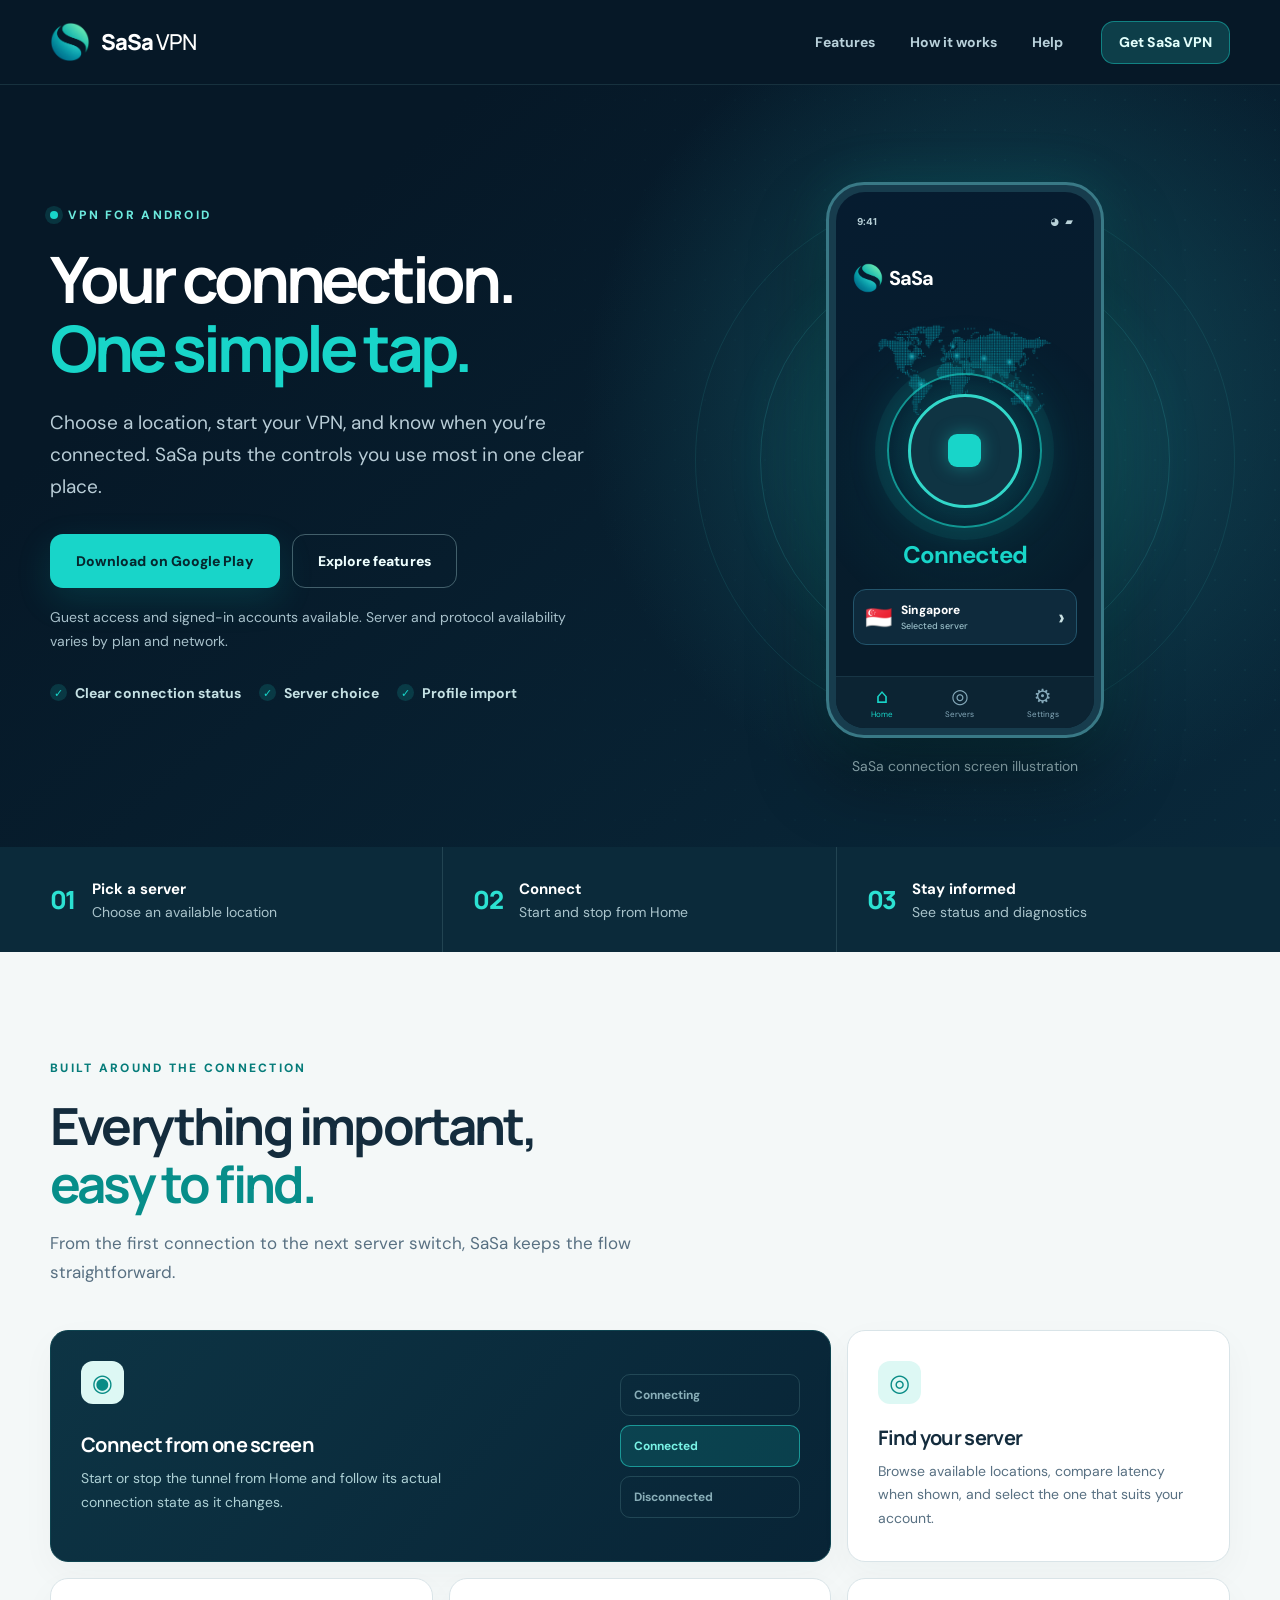
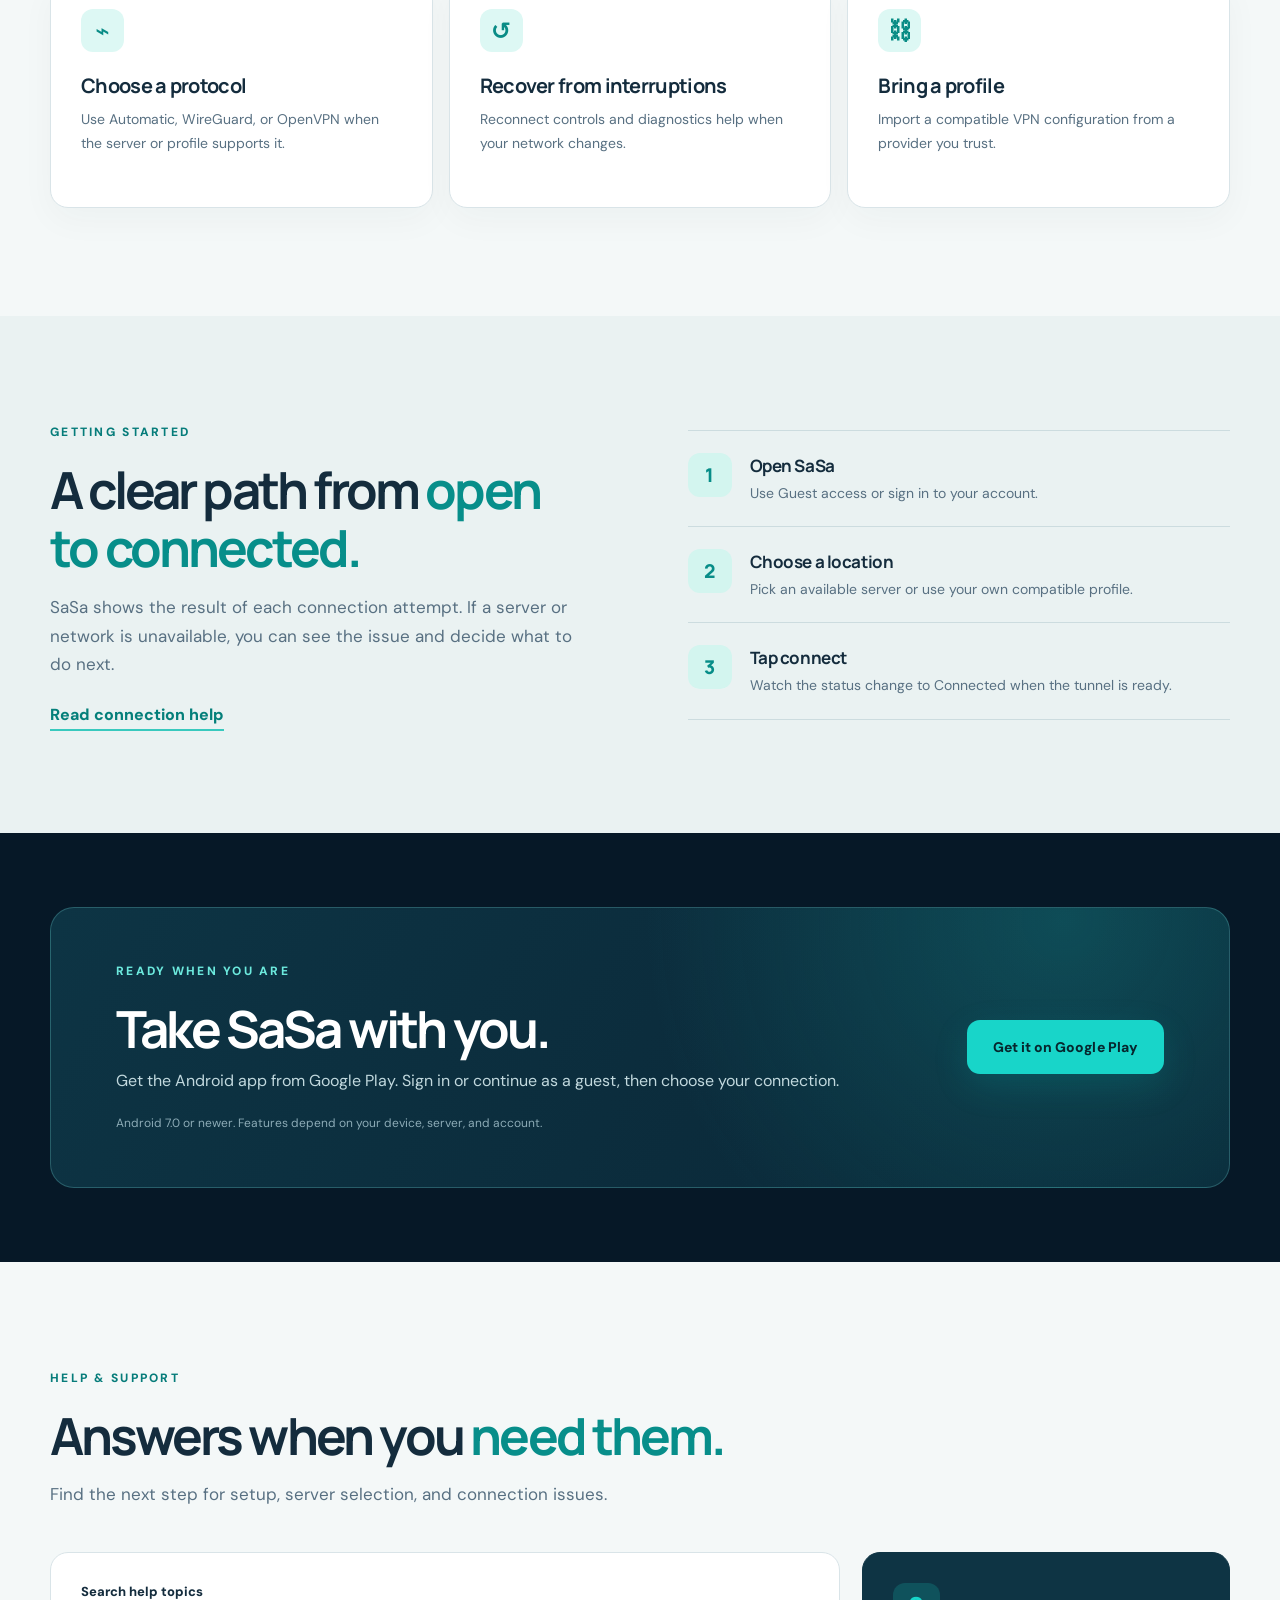
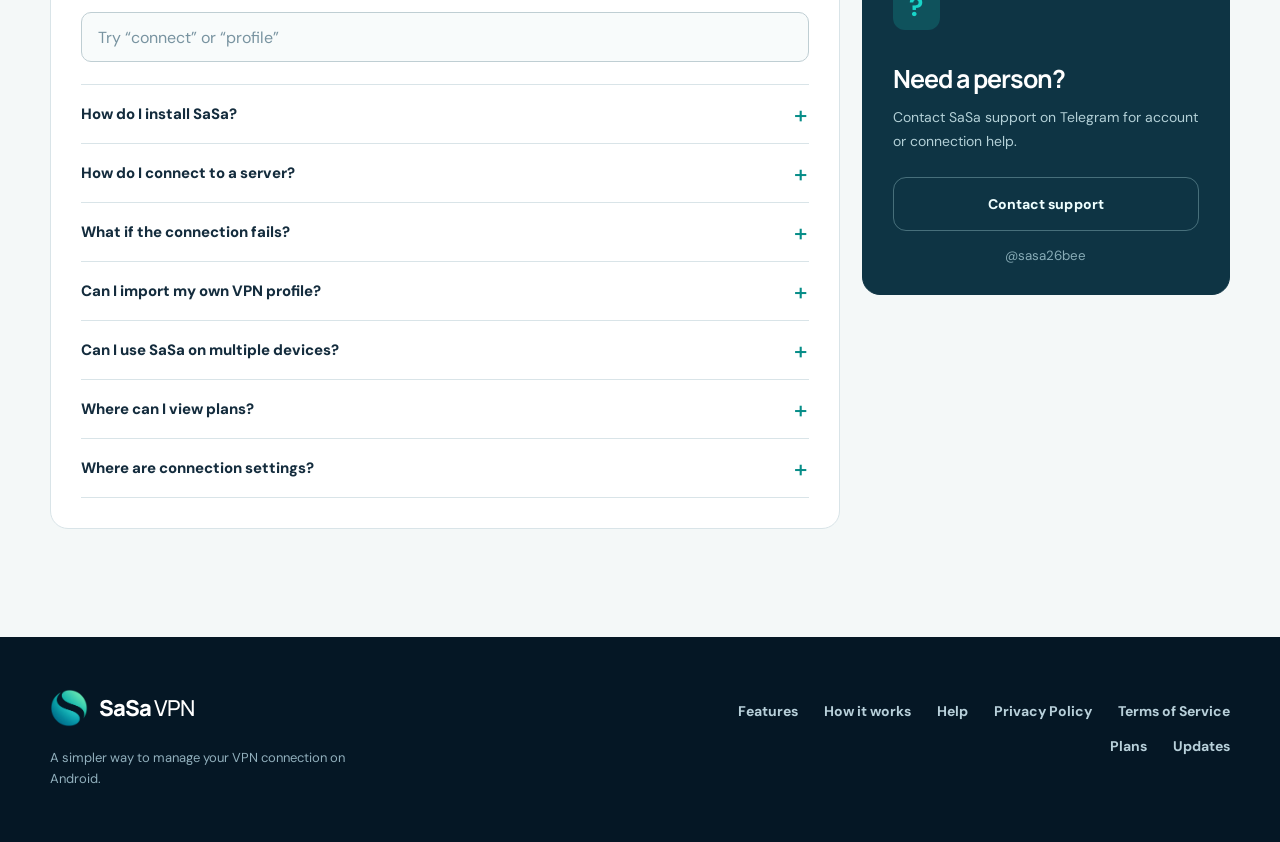
<file: index.html>
<!doctype html>
<html lang="en">
<head>
  <meta charset="utf-8">
  <meta name="viewport" content="width=device-width, initial-scale=1">
  <meta name="theme-color" content="#061827">
  <meta name="description" content="SaSa VPN for Android. Choose a server, connect with one tap, and see your connection status. Use WireGuard or OpenVPN where available.">
  <link rel="canonical" href="https://sasa-come.me/">
  <link rel="icon" type="image/png" href="/assets/sasa-logo.png">
  <link rel="stylesheet" href="/site.css?v=9330b80">
  <title>SaSa VPN for Android | Connect with confidence</title>
  <meta property="og:type" content="website">
  <meta property="og:site_name" content="SaSa VPN">
  <meta property="og:title" content="SaSa VPN for Android">
  <meta property="og:description" content="Choose a server, connect with one tap, and see your VPN status clearly.">
  <meta property="og:url" content="https://sasa-come.me/">
  <meta property="og:image" content="https://sasa-come.me/assets/sasa-logo.png">
  <meta property="og:image:alt" content="SaSa VPN logo">
  <meta name="twitter:card" content="summary">
  <script type="application/ld+json">{"@context":"https://schema.org","@type":"SoftwareApplication","name":"SaSa VPN","applicationCategory":"UtilitiesApplication","operatingSystem":"Android","url":"https://sasa-come.me/","downloadUrl":"https://play.google.com/store/apps/details?id=com.sasa.vpn2"}</script>
  <script src="/site.js" defer></script>
</head>
<body>
  <a class="skip-link" href="#main">Skip to content</a>
  <header class="site-header"><div class="wrap header-inner">
    <a class="brand" href="/#home" aria-label="SaSa VPN home"><img src="/assets/sasa-logo.png" width="40" height="40" alt=""><span>SaSa<span class="brand-light"> VPN</span></span></a>
    <button class="menu-button" type="button" aria-controls="primary-nav" aria-expanded="false" aria-label="Open menu"><span></span><span></span><span></span></button>
    <nav class="primary-nav" id="primary-nav" aria-label="Main navigation"><a href="/#features">Features</a><a href="/#how-it-works">How it works</a><a href="/#support">Help</a></nav>
    <a class="button button-small header-cta" href="https://play.google.com/store/apps/details?id=com.sasa.vpn2" target="_blank" rel="noopener noreferrer">Get SaSa VPN</a>
  </div></header>
  <main id="main">
    <section class="hero" id="home" aria-labelledby="hero-title"><div class="wrap hero-grid">
      <div class="hero-copy"><p class="eyebrow"><span class="eyebrow-dot"></span> VPN FOR ANDROID</p><h1 id="hero-title">Your connection.<br><span>One simple tap.</span></h1><p class="hero-lead">Choose a location, start your VPN, and know when you’re connected. SaSa puts the controls you use most in one clear place.</p><div class="hero-actions"><a class="button button-primary" href="https://play.google.com/store/apps/details?id=com.sasa.vpn2" target="_blank" rel="noopener noreferrer">Download on Google Play</a><a class="button button-secondary" href="#features">Explore features</a></div><p class="hero-caption">Guest access and signed-in accounts available. Server and protocol availability varies by plan and network.</p><div class="hero-proof"><span>Clear connection status</span><span>Server choice</span><span>Profile import</span></div></div>
      <div class="hero-visual"><div class="visual-orbit orbit-one" aria-hidden="true"></div><div class="visual-orbit orbit-two" aria-hidden="true"></div><div class="phone-frame" role="img" aria-label="Illustration of the SaSa VPN Home screen, showing a connected Singapore server"><div class="phone-screen"><div class="phone-statusbar"><span>9:41</span><span>◕ &nbsp; ▰</span></div><div class="phone-brand"><img src="/assets/sasa-logo.png" alt="" width="30" height="30"><strong>SaSa</strong></div><div class="phone-map" aria-hidden="true"></div><div class="phone-connect"><span><i></i></span></div><strong class="phone-state">Connected</strong><div class="phone-server"><span>🇸🇬</span><div>Singapore<small>Selected server</small></div><b>›</b></div><div class="phone-tabs"><span class="selected">⌂<small>Home</small></span><span>◎<small>Servers</small></span><span>⚙<small>Settings</small></span></div></div></div><p class="visual-note">SaSa connection screen illustration</p></div>
    </div></section>
    <div class="overview-strip"><div class="wrap strip-grid"><div><em>01</em><p><strong>Pick a server</strong><small>Choose an available location</small></p></div><div><em>02</em><p><strong>Connect</strong><small>Start and stop from Home</small></p></div><div><em>03</em><p><strong>Stay informed</strong><small>See status and diagnostics</small></p></div></div></div>
    <section class="section features-section" id="features" aria-labelledby="features-title"><div class="wrap"><div class="section-heading"><p class="eyebrow">BUILT AROUND THE CONNECTION</p><h2 id="features-title">Everything important,<br><span>easy to find.</span></h2><p>From the first connection to the next server switch, SaSa keeps the flow straightforward.</p></div><div class="feature-grid">
      <article class="feature-card feature-main"><span class="feature-symbol">◉</span><div><h3>Connect from one screen</h3><p>Start or stop the tunnel from Home and follow its actual connection state as it changes.</p></div><div class="state-stack" aria-hidden="true"><span>Connecting</span><span class="current">Connected</span><span>Disconnected</span></div></article>
      <article class="feature-card"><span class="feature-symbol">◎</span><h3>Find your server</h3><p>Browse available locations, compare latency when shown, and select the one that suits your account.</p></article>
      <article class="feature-card"><span class="feature-symbol">⌁</span><h3>Choose a protocol</h3><p>Use Automatic, WireGuard, or OpenVPN when the server or profile supports it.</p></article>
      <article class="feature-card"><span class="feature-symbol">↺</span><h3>Recover from interruptions</h3><p>Reconnect controls and diagnostics help when your network changes.</p></article>
      <article class="feature-card"><span class="feature-symbol">⛓</span><h3>Bring a profile</h3><p>Import a compatible VPN configuration from a provider you trust.</p></article>
    </div></div></section>
    <section class="section flow-section" id="how-it-works" aria-labelledby="flow-title"><div class="wrap flow-grid"><div><p class="eyebrow">GETTING STARTED</p><h2 id="flow-title">A clear path from <span>open to connected.</span></h2><p>SaSa shows the result of each connection attempt. If a server or network is unavailable, you can see the issue and decide what to do next.</p><a class="text-link" href="#support">Read connection help</a></div><ol class="flow-list"><li><span>1</span><div><h3>Open SaSa</h3><p>Use Guest access or sign in to your account.</p></div></li><li><span>2</span><div><h3>Choose a location</h3><p>Pick an available server or use your own compatible profile.</p></div></li><li><span>3</span><div><h3>Tap connect</h3><p>Watch the status change to Connected when the tunnel is ready.</p></div></li></ol></div></section>
    <section class="section download-section" id="downloads" aria-labelledby="download-title"><div class="wrap download-panel"><div><p class="eyebrow">READY WHEN YOU ARE</p><h2 id="download-title">Take SaSa with you.</h2><p>Get the Android app from Google Play. Sign in or continue as a guest, then choose your connection.</p><small>Android 7.0 or newer. Features depend on your device, server, and account.</small></div><a class="button button-primary" href="https://play.google.com/store/apps/details?id=com.sasa.vpn2" target="_blank" rel="noopener noreferrer">Get it on Google Play</a></div></section>
    <section class="section support-section" id="support" aria-labelledby="support-title"><div class="wrap"><div class="section-heading"><p class="eyebrow">HELP & SUPPORT</p><h2 id="support-title">Answers when you <span>need them.</span></h2><p>Find the next step for setup, server selection, and connection issues.</p></div><div class="support-layout"><div class="faq-panel"><label for="support-search">Search help topics</label><input id="support-search" type="search" placeholder="Try “connect” or “profile”" autocomplete="off"><div class="faq-list" id="faq-list">
      <details data-search="install download android setup"><summary>How do I install SaSa?</summary><p>Download SaSa VPN from Google Play and follow Android’s VPN setup prompt when you connect.</p></details>
      <details data-search="connect server location home vpn"><summary>How do I connect to a server?</summary><p>Open Servers, select an available location, return to Home, and tap Connect. Wait for the app to show Connected.</p></details>
      <details data-search="failed error reconnect network troubleshooting"><summary>What if the connection fails?</summary><p>Check your internet connection and the selected server, then try again. If a custom profile is in use, confirm its endpoint and credentials.</p></details>
      <details data-search="import custom configuration profile wireguard openvpn"><summary>Can I import my own VPN profile?</summary><p>Open Settings, find My VPN Profiles, and import a supported file, link, or configuration. Only use profiles from providers you trust.</p></details>
      <details data-search="account multiple devices limits plan"><summary>Can I use SaSa on multiple devices?</summary><p>Device limits depend on your plan. See your active plan in the app for the current limit.</p></details>
      <details data-search="plans telegram stars subscription payment"><summary>Where can I view plans?</summary><p>See your plan in the app. If your account is linked to Telegram, you can also <a href="https://t.me/SasaVPNServiceBot" target="_blank" rel="noopener noreferrer">view supported plans in the SaSa bot</a>.</p></details>
      <details data-search="auto reconnect kill switch settings"><summary>Where are connection settings?</summary><p>Open Settings, then Connection Settings. Available options can vary by device and Android version.</p></details>
    </div><p id="no-results" hidden>No matching help topics. Try another search.</p></div><aside class="support-card"><span class="support-mark">?</span><h3>Need a person?</h3><p>Contact SaSa support on Telegram for account or connection help.</p><a class="button button-secondary" href="https://t.me/sasa26bee" target="_blank" rel="noopener noreferrer">Contact support</a><small>@sasa26bee</small></aside></div></div></section>
  </main>
  <footer class="site-footer"><div class="wrap footer-grid"><div><a class="brand" href="/#home"><img src="/assets/sasa-logo.png" width="38" height="38" alt=""><span>SaSa<span class="brand-light"> VPN</span></span></a><p>A simpler way to manage your VPN connection on Android.</p></div><nav aria-label="Footer navigation"><a href="/#features">Features</a><a href="/#how-it-works">How it works</a><a href="/#support">Help</a><a href="/privacy-policy.html">Privacy Policy</a><a href="/terms-of-service.html">Terms of Service</a><a href="https://t.me/SasaVPNServiceBot" target="_blank" rel="noopener noreferrer">Plans</a><a href="https://t.me/sasaupdates" target="_blank" rel="noopener noreferrer">Updates</a></nav></div></footer>
</body>
</html>
</file>
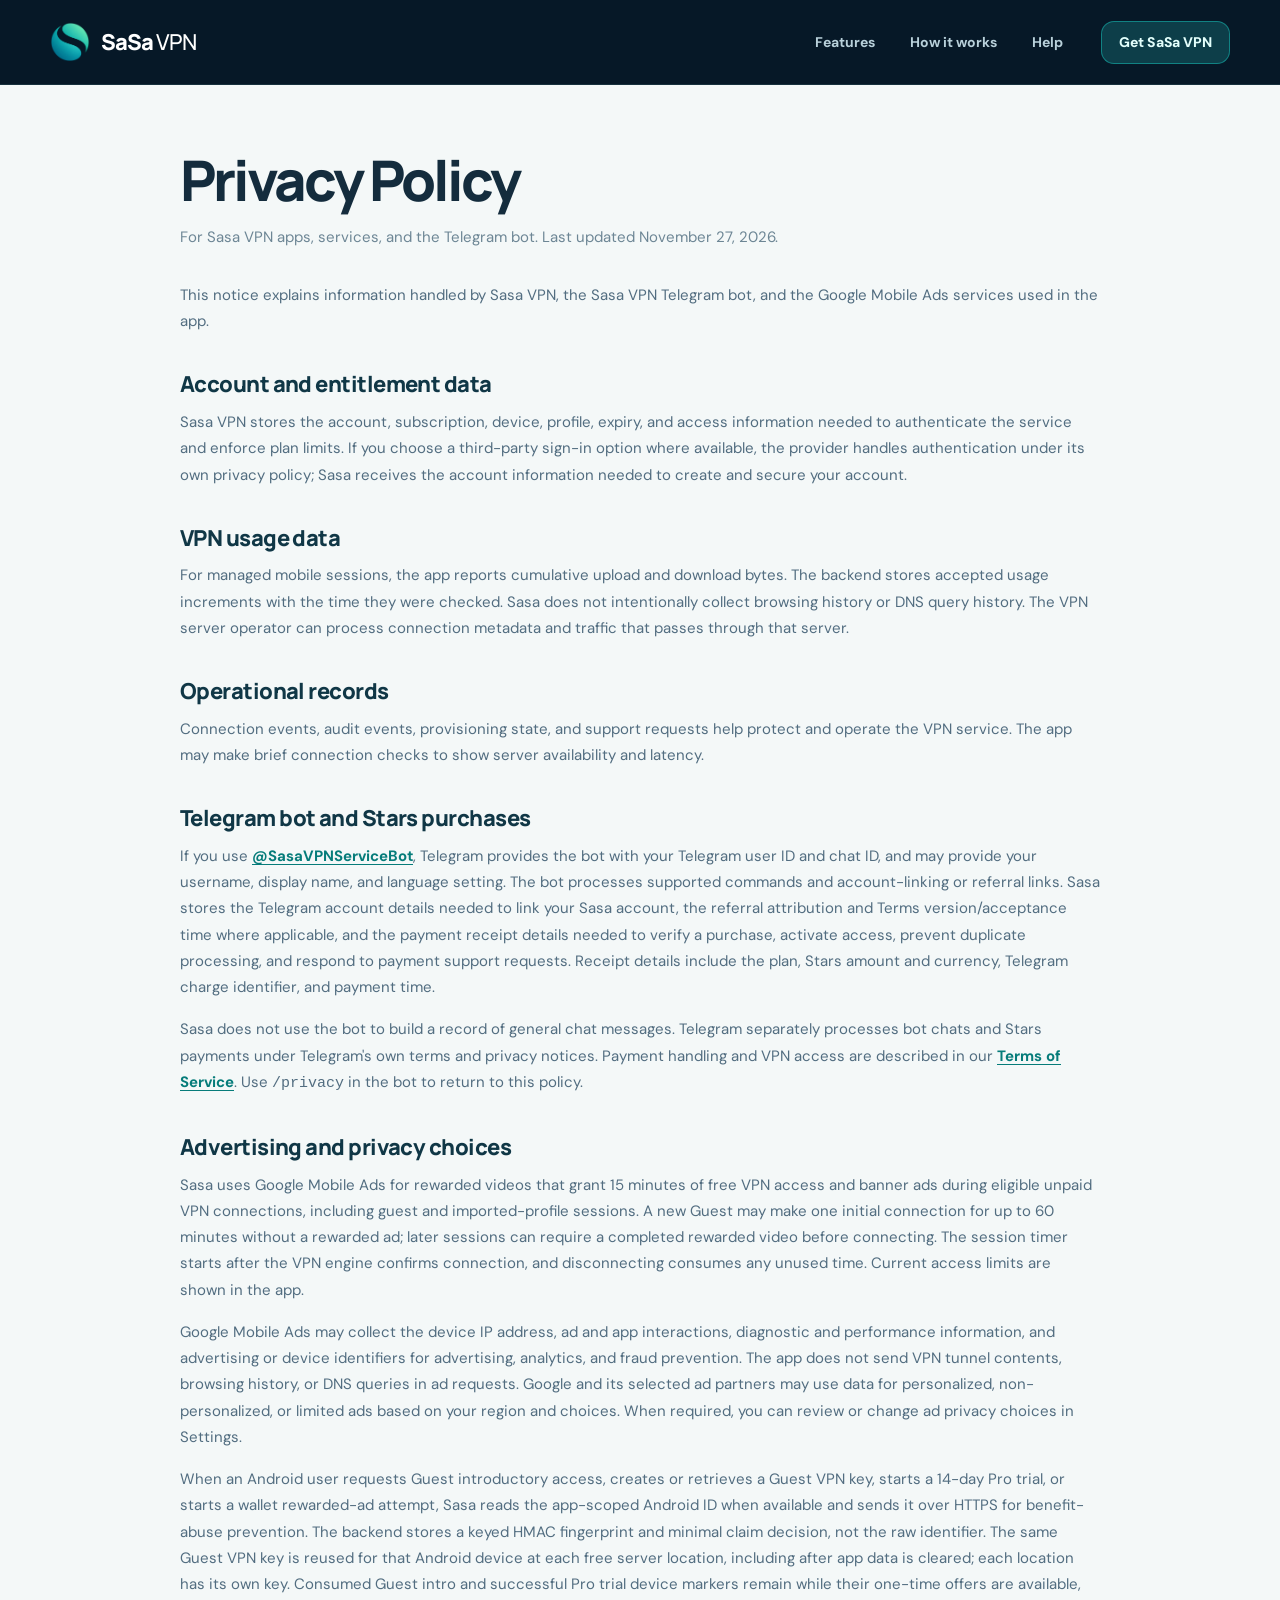
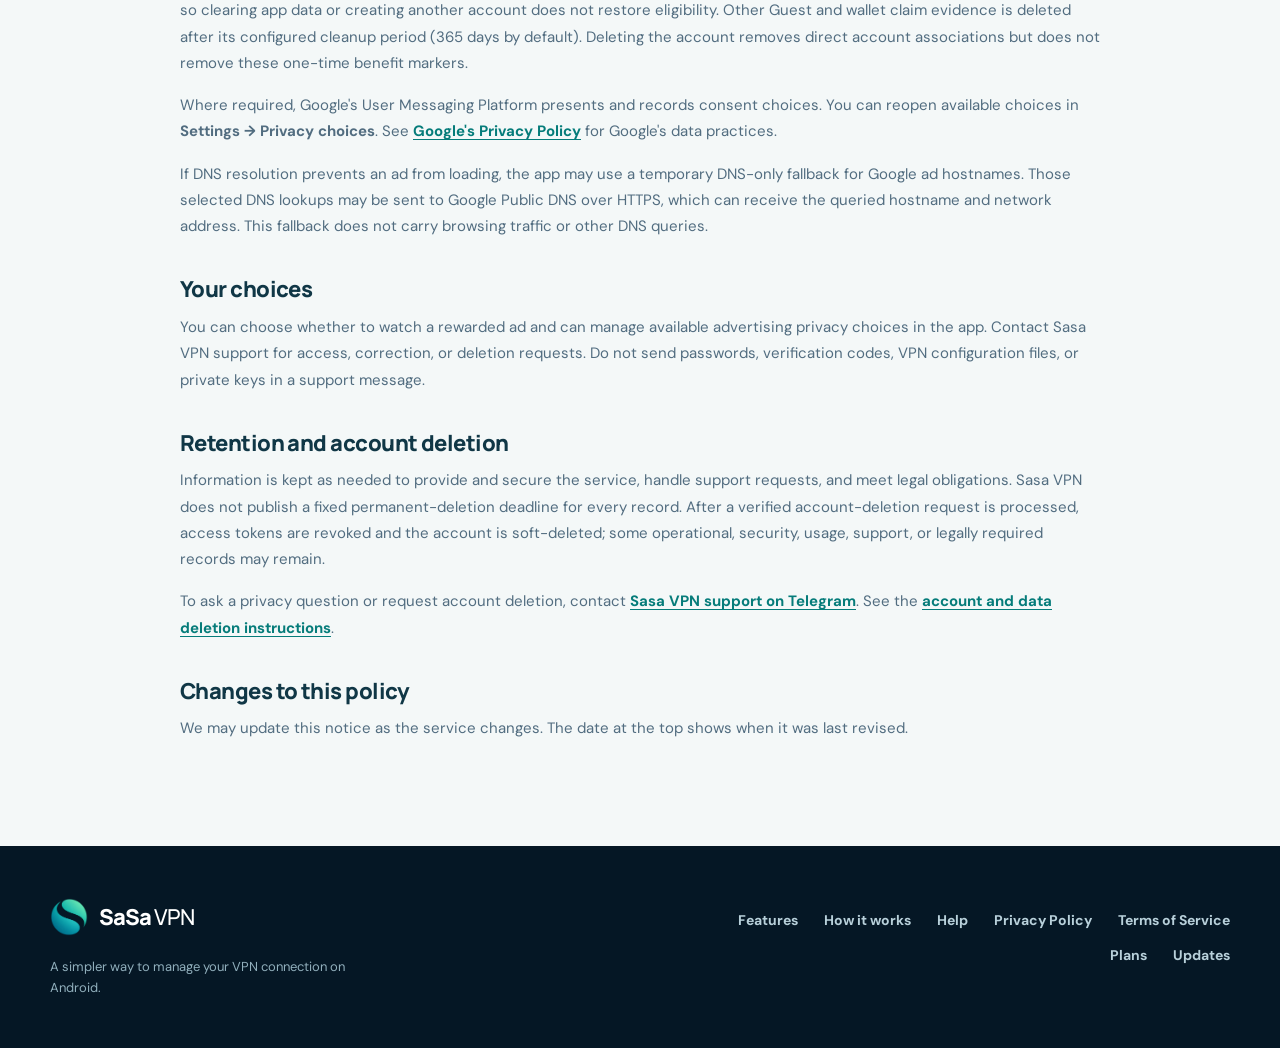
<file: privacy-policy.html>
<!doctype html>
<html lang="en">
<head>
  <meta charset="utf-8">
  <meta name="viewport" content="width=device-width, initial-scale=1">
  <link rel="icon" type="image/png" href="/assets/sasa-logo.png">
  <meta name="description" content="How Sasa VPN handles account information, VPN usage data, Telegram bot purchases, advertising, privacy choices, and deletion requests.">
  <link rel="canonical" href="https://sasa-come.me/privacy-policy.html">
  <title>Privacy Policy — Sasa VPN</title>
  <meta property="og:type" content="website">
  <meta property="og:site_name" content="Sasa">
  <meta property="og:title" content="Privacy Policy — Sasa VPN">
  <meta property="og:description" content="How Sasa VPN handles account information, VPN usage data, Telegram bot purchases, advertising, privacy choices, and deletion requests.">
  <meta property="og:url" content="https://sasa-come.me/privacy-policy.html">
  <meta property="og:image" content="https://sasa-come.me/assets/sasa-logo.png">
  <meta property="og:image:alt" content="Sasa VPN logo">
  <meta name="twitter:card" content="summary">
  <meta name="twitter:title" content="Privacy Policy — Sasa VPN">
  <meta name="twitter:description" content="How Sasa VPN handles account information, VPN usage data, Telegram bot purchases, advertising, privacy choices, and deletion requests.">
  <link rel="stylesheet" href="/site.css?v=9330b80">
  <link rel="stylesheet" href="/legal-pages.css?v=shared-20261125">
  <script src="/site.js" defer></script>
</head>
<body>
  <a class="skip-link" href="#main">Skip to content</a>
  <header class="site-header"><div class="wrap header-inner">
    <a class="brand" href="/#home" aria-label="SaSa VPN home"><img src="/assets/sasa-logo.png" width="40" height="40" alt=""><span>SaSa<span class="brand-light"> VPN</span></span></a>
    <button class="menu-button" type="button" aria-controls="primary-nav" aria-expanded="false" aria-label="Open menu"><span></span><span></span><span></span></button>
    <nav class="primary-nav" id="primary-nav" aria-label="Main navigation"><a href="/#features">Features</a><a href="/#how-it-works">How it works</a><a href="/#support">Help</a></nav>
    <a class="button button-small header-cta" href="https://play.google.com/store/apps/details?id=com.sasa.vpn2" target="_blank" rel="noopener noreferrer">Get SaSa VPN</a>
  </div></header>
  <main id="main" class="legal-main">
    <h1>Privacy Policy</h1>
    <p class="meta">For Sasa VPN apps, services, and the Telegram bot. Last updated November 27, 2026.</p>
    <p>This notice explains information handled by Sasa VPN, the Sasa VPN Telegram bot, and the Google Mobile Ads services used in the app.</p>

    <h2>Account and entitlement data</h2>
    <p>Sasa VPN stores the account, subscription, device, profile, expiry, and access information needed to authenticate the service and enforce plan limits. If you choose a third-party sign-in option where available, the provider handles authentication under its own privacy policy; Sasa receives the account information needed to create and secure your account.</p>

    <h2>VPN usage data</h2>
    <p>For managed mobile sessions, the app reports cumulative upload and download bytes. The backend stores accepted usage increments with the time they were checked. Sasa does not intentionally collect browsing history or DNS query history. The VPN server operator can process connection metadata and traffic that passes through that server.</p>

    <h2>Operational records</h2>
    <p>Connection events, audit events, provisioning state, and support requests help protect and operate the VPN service. The app may make brief connection checks to show server availability and latency.</p>

    <h2>Telegram bot and Stars purchases</h2>
    <p>If you use <a href="https://t.me/SasaVPNServiceBot" rel="noopener noreferrer">@SasaVPNServiceBot</a>, Telegram provides the bot with your Telegram user ID and chat ID, and may provide your username, display name, and language setting. The bot processes supported commands and account-linking or referral links. Sasa stores the Telegram account details needed to link your Sasa account, the referral attribution and Terms version/acceptance time where applicable, and the payment receipt details needed to verify a purchase, activate access, prevent duplicate processing, and respond to payment support requests. Receipt details include the plan, Stars amount and currency, Telegram charge identifier, and payment time.</p>
    <p>Sasa does not use the bot to build a record of general chat messages. Telegram separately processes bot chats and Stars payments under Telegram's own terms and privacy notices. Payment handling and VPN access are described in our <a href="/terms-of-service.html">Terms of Service</a>. Use <code>/privacy</code> in the bot to return to this policy.</p>

    <h2>Advertising and privacy choices</h2>
    <p>Sasa uses Google Mobile Ads for rewarded videos that grant 15 minutes of free VPN access and banner ads during eligible unpaid VPN connections, including guest and imported-profile sessions. A new Guest may make one initial connection for up to 60 minutes without a rewarded ad; later sessions can require a completed rewarded video before connecting. The session timer starts after the VPN engine confirms connection, and disconnecting consumes any unused time. Current access limits are shown in the app.</p>
    <p>Google Mobile Ads may collect the device IP address, ad and app interactions, diagnostic and performance information, and advertising or device identifiers for advertising, analytics, and fraud prevention. The app does not send VPN tunnel contents, browsing history, or DNS queries in ad requests. Google and its selected ad partners may use data for personalized, non-personalized, or limited ads based on your region and choices. When required, you can review or change ad privacy choices in Settings.</p>
    <p>When an Android user requests Guest introductory access, creates or retrieves a Guest VPN key, starts a 14-day Pro trial, or starts a wallet rewarded-ad attempt, Sasa reads the app-scoped Android ID when available and sends it over HTTPS for benefit-abuse prevention. The backend stores a keyed HMAC fingerprint and minimal claim decision, not the raw identifier. The same Guest VPN key is reused for that Android device at each free server location, including after app data is cleared; each location has its own key. Consumed Guest intro and successful Pro trial device markers remain while their one-time offers are available, so clearing app data or creating another account does not restore eligibility. Other Guest and wallet claim evidence is deleted after its configured cleanup period (365 days by default). Deleting the account removes direct account associations but does not remove these one-time benefit markers.</p>
    <p>Where required, Google's User Messaging Platform presents and records consent choices. You can reopen available choices in <strong>Settings → Privacy choices</strong>. See <a href="https://policies.google.com/privacy" rel="noopener noreferrer">Google's Privacy Policy</a> for Google's data practices.</p>
    <p>If DNS resolution prevents an ad from loading, the app may use a temporary DNS-only fallback for Google ad hostnames. Those selected DNS lookups may be sent to Google Public DNS over HTTPS, which can receive the queried hostname and network address. This fallback does not carry browsing traffic or other DNS queries.</p>

    <h2>Your choices</h2>
    <p>You can choose whether to watch a rewarded ad and can manage available advertising privacy choices in the app. Contact Sasa VPN support for access, correction, or deletion requests. Do not send passwords, verification codes, VPN configuration files, or private keys in a support message.</p>

    <h2>Retention and account deletion</h2>
    <p>Information is kept as needed to provide and secure the service, handle support requests, and meet legal obligations. Sasa VPN does not publish a fixed permanent-deletion deadline for every record. After a verified account-deletion request is processed, access tokens are revoked and the account is soft-deleted; some operational, security, usage, support, or legally required records may remain.</p>
    <p>To ask a privacy question or request account deletion, contact <a href="https://t.me/sasa26bee" rel="noopener noreferrer">Sasa VPN support on Telegram</a>. See the <a href="https://api.sasa-come.me/api/vpn/account-deletion">account and data deletion instructions</a>.</p>

    <h2>Changes to this policy</h2>
    <p>We may update this notice as the service changes. The date at the top shows when it was last revised.</p>
  </main>
  <footer class="site-footer"><div class="wrap footer-grid"><div><a class="brand" href="/#home"><img src="/assets/sasa-logo.png" width="38" height="38" alt=""><span>SaSa<span class="brand-light"> VPN</span></span></a><p>A simpler way to manage your VPN connection on Android.</p></div><nav aria-label="Footer navigation"><a href="/#features">Features</a><a href="/#how-it-works">How it works</a><a href="/#support">Help</a><a href="/privacy-policy.html">Privacy Policy</a><a href="/terms-of-service.html">Terms of Service</a><a href="https://t.me/SasaVPNServiceBot" target="_blank" rel="noopener noreferrer">Plans</a><a href="https://t.me/sasaupdates" target="_blank" rel="noopener noreferrer">Updates</a></nav></div></footer>
</body>
</html>
</file>
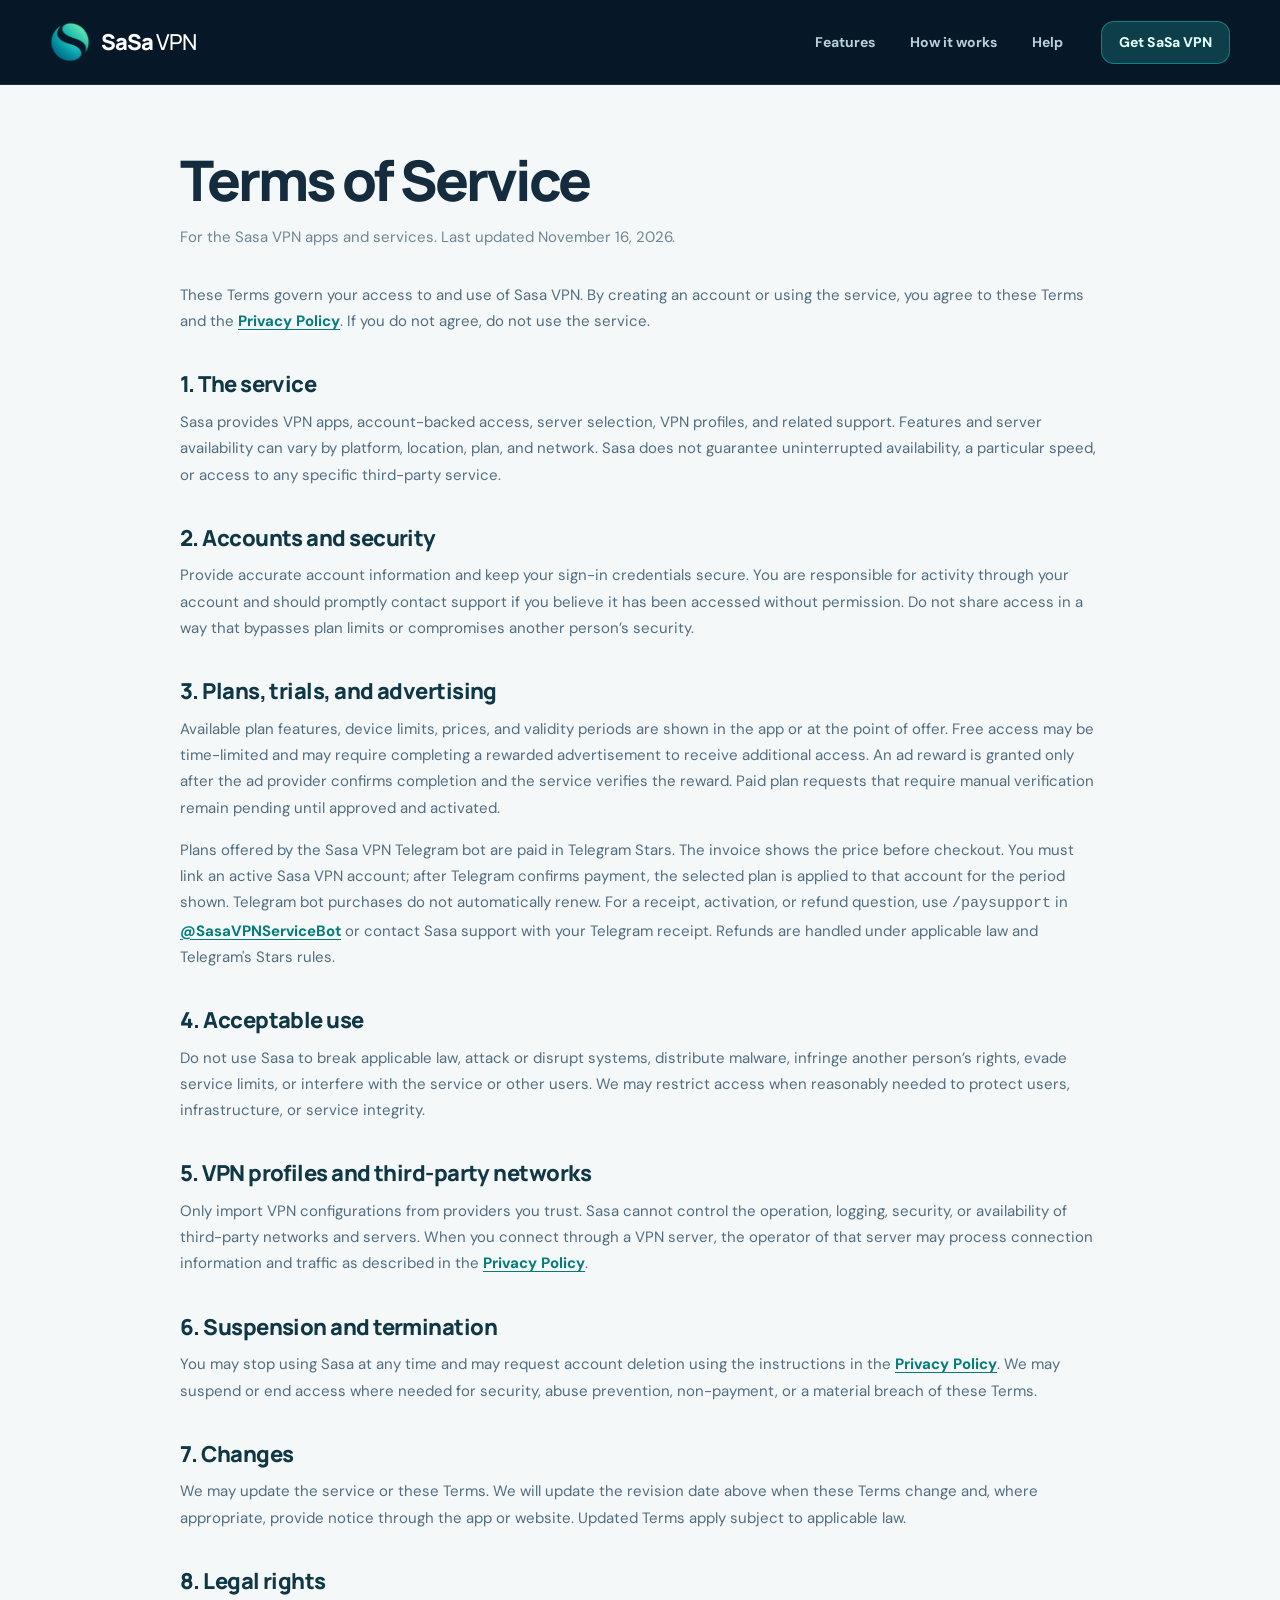
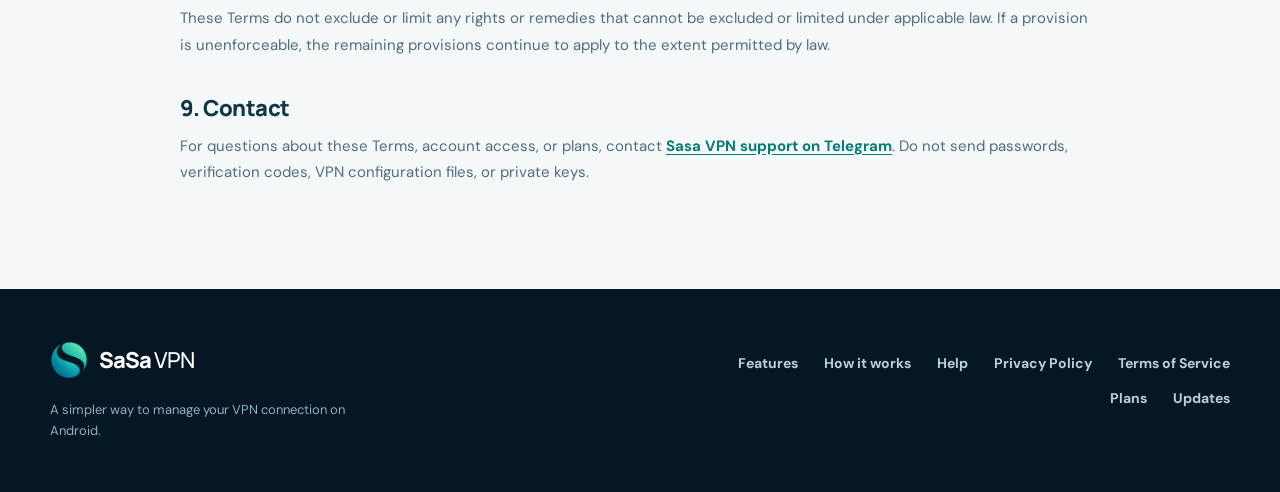
<file: terms-of-service.html>
<!doctype html>
<html lang="en">
<head>
  <meta charset="utf-8">
  <meta name="viewport" content="width=device-width, initial-scale=1">
  <link rel="icon" type="image/png" href="/assets/sasa-logo.png">
  <meta name="description" content="The Sasa VPN Terms of Service cover account use, trials, ad-supported access, VPN profiles, purchases, and service restrictions.">
  <link rel="canonical" href="https://sasa-come.me/terms-of-service.html">
  <title>Terms of Service — Sasa VPN</title>
  <meta property="og:type" content="website">
  <meta property="og:site_name" content="Sasa">
  <meta property="og:title" content="Terms of Service — Sasa VPN">
  <meta property="og:description" content="The Sasa VPN Terms of Service cover account use, trials, ad-supported access, VPN profiles, purchases, and service restrictions.">
  <meta property="og:url" content="https://sasa-come.me/terms-of-service.html">
  <meta property="og:image" content="https://sasa-come.me/assets/sasa-logo.png">
  <meta property="og:image:alt" content="Sasa VPN logo">
  <meta name="twitter:card" content="summary">
  <meta name="twitter:title" content="Terms of Service — Sasa VPN">
  <meta name="twitter:description" content="The Sasa VPN Terms of Service cover account use, trials, ad-supported access, VPN profiles, purchases, and service restrictions.">
  <link rel="stylesheet" href="/site.css?v=9330b80">
  <link rel="stylesheet" href="/legal-pages.css?v=shared-20261125">
  <script src="/site.js" defer></script>
</head>
<body>
  <a class="skip-link" href="#main">Skip to content</a>
  <header class="site-header"><div class="wrap header-inner">
    <a class="brand" href="/#home" aria-label="SaSa VPN home"><img src="/assets/sasa-logo.png" width="40" height="40" alt=""><span>SaSa<span class="brand-light"> VPN</span></span></a>
    <button class="menu-button" type="button" aria-controls="primary-nav" aria-expanded="false" aria-label="Open menu"><span></span><span></span><span></span></button>
    <nav class="primary-nav" id="primary-nav" aria-label="Main navigation"><a href="/#features">Features</a><a href="/#how-it-works">How it works</a><a href="/#support">Help</a></nav>
    <a class="button button-small header-cta" href="https://play.google.com/store/apps/details?id=com.sasa.vpn2" target="_blank" rel="noopener noreferrer">Get SaSa VPN</a>
  </div></header>
  <main id="main" class="legal-main">
    <h1>Terms of Service</h1>
    <p class="meta">For the Sasa VPN apps and services. Last updated November 16, 2026.</p>
    <p>These Terms govern your access to and use of Sasa VPN. By creating an account or using the service, you agree to these Terms and the <a href="/privacy-policy.html">Privacy Policy</a>. If you do not agree, do not use the service.</p>

    <h2>1. The service</h2>
    <p>Sasa provides VPN apps, account-backed access, server selection, VPN profiles, and related support. Features and server availability can vary by platform, location, plan, and network. Sasa does not guarantee uninterrupted availability, a particular speed, or access to any specific third-party service.</p>

    <h2>2. Accounts and security</h2>
    <p>Provide accurate account information and keep your sign-in credentials secure. You are responsible for activity through your account and should promptly contact support if you believe it has been accessed without permission. Do not share access in a way that bypasses plan limits or compromises another person’s security.</p>

    <h2>3. Plans, trials, and advertising</h2>
    <p>Available plan features, device limits, prices, and validity periods are shown in the app or at the point of offer. Free access may be time-limited and may require completing a rewarded advertisement to receive additional access. An ad reward is granted only after the ad provider confirms completion and the service verifies the reward. Paid plan requests that require manual verification remain pending until approved and activated.</p>
    <p>Plans offered by the Sasa VPN Telegram bot are paid in Telegram Stars. The invoice shows the price before checkout. You must link an active Sasa VPN account; after Telegram confirms payment, the selected plan is applied to that account for the period shown. Telegram bot purchases do not automatically renew. For a receipt, activation, or refund question, use <code>/paysupport</code> in <a href="https://t.me/SasaVPNServiceBot" rel="noopener noreferrer">@SasaVPNServiceBot</a> or contact Sasa support with your Telegram receipt. Refunds are handled under applicable law and Telegram's Stars rules.
    </p>

    <h2>4. Acceptable use</h2>
    <p>Do not use Sasa to break applicable law, attack or disrupt systems, distribute malware, infringe another person’s rights, evade service limits, or interfere with the service or other users. We may restrict access when reasonably needed to protect users, infrastructure, or service integrity.</p>

    <h2>5. VPN profiles and third-party networks</h2>
    <p>Only import VPN configurations from providers you trust. Sasa cannot control the operation, logging, security, or availability of third-party networks and servers. When you connect through a VPN server, the operator of that server may process connection information and traffic as described in the <a href="/privacy-policy.html">Privacy Policy</a>.</p>

    <h2>6. Suspension and termination</h2>
    <p>You may stop using Sasa at any time and may request account deletion using the instructions in the <a href="/privacy-policy.html">Privacy Policy</a>. We may suspend or end access where needed for security, abuse prevention, non-payment, or a material breach of these Terms.</p>

    <h2>7. Changes</h2>
    <p>We may update the service or these Terms. We will update the revision date above when these Terms change and, where appropriate, provide notice through the app or website. Updated Terms apply subject to applicable law.</p>

    <h2>8. Legal rights</h2>
    <p>These Terms do not exclude or limit any rights or remedies that cannot be excluded or limited under applicable law. If a provision is unenforceable, the remaining provisions continue to apply to the extent permitted by law.</p>

    <h2>9. Contact</h2>
    <p>For questions about these Terms, account access, or plans, contact <a href="https://t.me/sasa26bee" rel="noopener noreferrer">Sasa VPN support on Telegram</a>. Do not send passwords, verification codes, VPN configuration files, or private keys.</p>
  </main>
  <footer class="site-footer"><div class="wrap footer-grid"><div><a class="brand" href="/#home"><img src="/assets/sasa-logo.png" width="38" height="38" alt=""><span>SaSa<span class="brand-light"> VPN</span></span></a><p>A simpler way to manage your VPN connection on Android.</p></div><nav aria-label="Footer navigation"><a href="/#features">Features</a><a href="/#how-it-works">How it works</a><a href="/#support">Help</a><a href="/privacy-policy.html">Privacy Policy</a><a href="/terms-of-service.html">Terms of Service</a><a href="https://t.me/SasaVPNServiceBot" target="_blank" rel="noopener noreferrer">Plans</a><a href="https://t.me/sasaupdates" target="_blank" rel="noopener noreferrer">Updates</a></nav></div></footer>
</body>
</html>
</file>
<file: site.css>
@import url('https://fonts.googleapis.com/css2?family=DM+Sans:wght@400;500;600;700&family=Manrope:wght@400;500;600;700;800&display=swap');

:root{color-scheme:light;--navy:#061827;--navy-2:#092235;--navy-3:#12364b;--teal:#18d5c9;--teal-dark:#067c7a;--ink:#142c3d;--muted:#587082;--line:#d9e4e8;--paper:#f4f8f8;--white:#fff;font-family:'DM Sans',system-ui,-apple-system,BlinkMacSystemFont,'Segoe UI',sans-serif;font-size:16px;scroll-behavior:smooth}
*{box-sizing:border-box}
body{margin:0;color:var(--ink);background:var(--paper)}
img{max-width:100%}
a{color:inherit}
button,input{font:inherit}
button{cursor:pointer}
button:focus-visible,a:focus-visible,input:focus-visible,summary:focus-visible{outline:3px solid var(--teal);outline-offset:4px}
[hidden]{display:none!important}
.wrap{width:min(1180px,calc(100% - 48px));margin-inline:auto}
.skip-link{position:absolute;top:-80px;left:20px;z-index:100;padding:12px 18px;background:var(--teal);color:var(--navy);border-radius:12px;font-weight:700}
.skip-link:focus{top:12px}
.site-header{position:relative;z-index:10;background:var(--navy);color:#fff;border-bottom:1px solid rgba(140,211,215,.13)}
.header-inner{min-height:84px;display:flex;align-items:center;gap:38px}
.brand{display:inline-flex;align-items:center;gap:11px;text-decoration:none;color:#fff;font-family:Manrope,sans-serif;font-size:22px;font-weight:800;letter-spacing:-.05em;white-space:nowrap}
.brand img{display:block;object-fit:contain}
.brand-light{font-weight:500;letter-spacing:-.04em}
.primary-nav{display:flex;align-items:center;gap:35px;margin-left:auto}
.primary-nav a,.site-footer nav a{text-decoration:none;color:#b8d0da;font-size:14px;font-weight:700;transition:color .2s ease}
.primary-nav a:hover,.site-footer nav a:hover{color:var(--teal)}
.button{display:inline-flex;justify-content:center;align-items:center;min-height:54px;padding:14px 25px;border:1px solid transparent;border-radius:13px;text-decoration:none;font-size:14px;font-weight:800;letter-spacing:.005em;white-space:nowrap;transition:background .2s ease,border-color .2s ease,transform .2s ease,color .2s ease}
.button:hover{transform:translateY(-2px)}
.button-small{min-height:43px;padding:11px 17px;border-color:rgba(24,213,201,.45);background:#0d3e49;color:#e3fffc}
.button-small:hover{background:#14535d}
.button-primary{background:var(--teal);color:#06272e;box-shadow:0 12px 35px rgba(5,200,190,.15)}
.button-primary:hover{background:#64e5dc}
.button-secondary{background:transparent;color:#efffff;border-color:rgba(181,224,228,.34)}
.button-secondary:hover{border-color:var(--teal);background:rgba(24,213,201,.07)}
.menu-button{display:none}
.hero{position:relative;overflow:hidden;background:radial-gradient(circle at 78% 42%,#124b59 0%,transparent 38%),linear-gradient(140deg,#061827 22%,#09283a 100%);color:#fff}
.hero:before{content:'';position:absolute;inset:0;background-image:radial-gradient(circle,rgba(75,199,201,.26) 1px,transparent 1.5px);background-size:30px 30px;mask-image:linear-gradient(90deg,transparent 27%,#000 100%);opacity:.21;pointer-events:none}
.hero-grid{min-height:660px;display:grid;grid-template-columns:1.05fr .95fr;align-items:center;gap:64px;padding-block:70px 82px;position:relative}
.hero-copy{position:relative;z-index:2;padding-bottom:11px}
.eyebrow{display:flex;align-items:center;gap:10px;margin:0 0 21px;color:var(--teal-dark);font-size:12px;font-weight:800;letter-spacing:.19em}
.hero .eyebrow,.download-panel .eyebrow{color:#6ce9dd}
.eyebrow-dot{display:inline-block;width:8px;height:8px;border-radius:50%;background:var(--teal);box-shadow:0 0 0 5px rgba(24,213,201,.15)}
h1,h2,h3,p{margin-top:0}
h1,h2,h3{font-family:Manrope,system-ui,sans-serif}
h1{font-size:clamp(50px,5vw,78px);line-height:1.08;letter-spacing:-.065em;margin-bottom:24px}
h1 span{color:var(--teal)}
.hero-lead{max-width:555px;color:#b9cdd7;font-size:19px;line-height:1.7;margin-bottom:31px}
.hero-actions{display:flex;gap:12px;flex-wrap:wrap}
.hero-caption{max-width:555px;color:#a8c1cb;font-size:14px;line-height:1.65;margin:18px 0 31px}
.hero-proof{display:flex;gap:18px;flex-wrap:wrap;color:#c5e1e4;font-size:14px;font-weight:700}
.hero-proof span{display:flex;align-items:center;gap:8px}
.hero-proof span:before{content:'✓';display:grid;place-items:center;width:17px;height:17px;border-radius:50%;background:rgba(24,213,201,.16);color:var(--teal);font-size:11px}
.hero-visual{min-width:0;height:610px;position:relative;display:grid;place-items:center;isolation:isolate}
.hero-visual:before{content:'';position:absolute;inset:50% auto auto 50%;width:470px;height:470px;border-radius:50%;transform:translate(-50%,-50%);background:radial-gradient(circle,rgba(24,213,201,.18),rgba(24,213,201,.045) 55%,transparent 70%);filter:blur(8px);pointer-events:none}
.visual-orbit{position:absolute;left:50%;top:50%;border:1px solid rgba(63,218,209,.16);border-radius:50%;transform:translate(-50%,-50%);pointer-events:none}
.orbit-one{width:410px;height:410px}.orbit-two{width:540px;height:540px;opacity:.6}
.phone-frame{position:relative;z-index:2;width:278px;height:556px;padding:7px;background:#173c4d;border:3px solid #397986;border-radius:38px;box-shadow:0 38px 75px rgba(0,0,0,.42),0 0 55px rgba(24,213,201,.14)}
.phone-screen{position:relative;height:100%;overflow:hidden;border-radius:29px;background:linear-gradient(160deg,#061c30,#071c2b 69%);padding:23px 17px 12px;text-align:center;color:#fff}
.phone-screen:after{content:'';position:absolute;inset:110px -50px 90px;background:radial-gradient(circle,rgba(4,141,154,.13),transparent 64%);pointer-events:none}
.phone-statusbar{display:flex;justify-content:space-between;color:#b9d2d9;font-size:10px;font-weight:700;padding-inline:4px}
.phone-brand{display:flex;align-items:center;gap:6px;margin-top:35px;text-align:left;font-size:20px;letter-spacing:-.05em}
.phone-map{height:120px;margin:14px -15px 0;opacity:.6;background:url('/assets/home-map.webp') center/contain no-repeat;mix-blend-mode:screen}
.phone-connect{position:relative;z-index:1;display:grid;place-items:center;width:155px;height:155px;margin:-54px auto 11px;border:2px solid rgba(26,224,207,.6);border-radius:50%;background:radial-gradient(circle,rgba(6,179,170,.21) 0%,rgba(8,90,99,.28) 54%,rgba(7,79,91,.1) 70%);box-shadow:0 0 0 12px rgba(24,213,201,.07),0 0 42px rgba(24,213,201,.18)}
.phone-connect span{display:grid;place-items:center;width:114px;height:114px;border:3px solid #32d7c9;border-radius:50%;background:#0f3443}
.phone-connect i{display:block;width:33px;height:33px;border-radius:9px;background:var(--teal);box-shadow:0 0 18px rgba(24,213,201,.4)}
.phone-state{position:relative;z-index:1;display:block;color:var(--teal);font-size:24px;letter-spacing:-.04em}
.phone-server{position:relative;z-index:1;display:flex;align-items:center;gap:9px;margin-top:19px;padding:12px 11px;border:1px solid #23556c;border-radius:13px;background:#0e2a3c;text-align:left;font-size:12px;font-weight:800}
.phone-server span{font-size:22px}.phone-server small{display:block;margin-top:2px;color:#9bbfc9;font-size:9px;font-weight:500}.phone-server b{margin-left:auto;font-size:22px;color:#cae1e3}
.phone-tabs{position:absolute;left:0;right:0;bottom:0;display:flex;justify-content:space-around;padding:9px 9px 10px;border-top:1px solid rgba(85,142,160,.16);background:#0c2433;color:#85a9ba;font-size:20px}
.phone-tabs span{line-height:1}.phone-tabs small{display:block;margin-top:4px;font-size:8px}.phone-tabs .selected{color:var(--teal)}
.visual-note{position:absolute;left:0;right:0;bottom:-10px;margin:0;color:#a2c0c8;text-align:center;font-size:14px}
.overview-strip{background:#0b2a3a;color:#fff}
.strip-grid{display:grid;grid-template-columns:repeat(3,1fr)}
.strip-grid>div{display:flex;align-items:center;gap:17px;min-height:105px;padding:16px 30px;border-right:1px solid rgba(153,204,210,.16)}
.strip-grid>div:first-child{padding-left:0}.strip-grid>div:last-child{border-right:0}
.strip-grid em{color:#2ce1d2;font-family:Manrope,sans-serif;font-size:25px;font-weight:800;font-style:normal;letter-spacing:-.07em}
.strip-grid p{margin:0}.strip-grid strong,.strip-grid small{display:block}.strip-grid strong{font-size:15px}.strip-grid small{margin-top:4px;color:#aac4cc;font-size:14px}
.section{padding-block:108px;scroll-margin-top:25px}
.section-heading{max-width:760px;margin-bottom:43px}
h2{font-size:clamp(36px,4vw,56px);line-height:1.13;letter-spacing:-.055em;margin-bottom:16px}
h2 span{color:#078e8a}
.section-heading>p:last-child,.flow-grid>div>p:not(.eyebrow){max-width:600px;color:var(--muted);font-size:17px;line-height:1.7}
.feature-grid{display:grid;grid-template-columns:repeat(3,1fr);gap:16px}
.feature-card{min-height:230px;padding:30px;border:1px solid var(--line);border-radius:18px;background:#fff;box-shadow:0 12px 35px rgba(25,58,67,.035)}
.feature-card h3{font-size:20px;letter-spacing:-.035em;margin:20px 0 9px}.feature-card p{margin:0;color:var(--muted);font-size:14px;line-height:1.7}
.feature-symbol{display:grid;place-items:center;width:43px;height:43px;border-radius:12px;background:#ddf8f4;color:#098c86;font-size:24px;font-weight:700}
.feature-main{grid-column:span 2;display:grid;grid-template-columns:1fr 180px;gap:0 25px;background:linear-gradient(130deg,#0d3444,#082436);color:#fff;border-color:#0e4450}
.feature-main .feature-symbol{grid-column:1;grid-row:1}.feature-main>div:not(.state-stack){grid-column:1;grid-row:2}.feature-main p{color:#add0d5;max-width:380px}
.feature-main h3{margin-top:12px}.state-stack{grid-column:2;grid-row:1/3;display:flex;flex-direction:column;justify-content:center;gap:9px}
.state-stack span{padding:12px 13px;border:1px solid rgba(147,210,211,.18);border-radius:10px;color:#89aeb8;font-size:12px;font-weight:700}
.state-stack .current{border-color:rgba(41,224,211,.55);background:rgba(24,213,201,.15);color:#79f2e5}
.flow-section{background:#eaf2f2}.flow-grid{display:grid;grid-template-columns:1fr 1fr;gap:95px;align-items:center}
.flow-grid h2{max-width:520px}.flow-grid>div>p:not(.eyebrow){margin-bottom:25px}
.text-link{color:#047f7a;font-weight:800;text-decoration:none;border-bottom:2px solid #38c9be;padding-bottom:4px}.text-link:hover{color:#034f56}
.flow-list{list-style:none;padding:0;margin:0}.flow-list li{display:flex;gap:18px;padding:22px 0;border-bottom:1px solid #ccdcdf}.flow-list li:first-child{border-top:1px solid #ccdcdf}
.flow-list li>span{flex:none;display:grid;place-items:center;width:44px;height:44px;border-radius:12px;background:#d3f5ef;color:#078d88;font-family:Manrope,sans-serif;font-size:19px;font-weight:800}
.flow-list h3{font-size:17px;letter-spacing:-.025em;margin:1px 0 5px}.flow-list p{font-size:14px;color:var(--muted);line-height:1.6;margin:0}
.download-section{padding-block:74px;background:var(--navy)}
.download-panel{display:flex;justify-content:space-between;align-items:center;gap:40px;padding:55px 65px;border:1px solid rgba(115,212,211,.27);border-radius:24px;background:radial-gradient(circle at 86% 4%,rgba(25,180,175,.25),transparent 40%),linear-gradient(120deg,#0d3444,#0a2636);color:#fff}
.download-panel h2{margin-bottom:10px}.download-panel p:not(.eyebrow){color:#c2d9de;font-size:16px;line-height:1.65;margin-bottom:16px}.download-panel small{color:#8cabb6;font-size:12px}.download-panel .button{flex:none}
.support-layout{display:grid;grid-template-columns:1.5fr .7fr;gap:22px;align-items:start}
.faq-panel,.support-card{border:1px solid var(--line);border-radius:18px;background:#fff;padding:30px}
.faq-panel label{display:block;margin-bottom:12px;font-size:13px;font-weight:800}.faq-panel input{width:100%;height:50px;padding:0 16px;border:1px solid #bfced3;border-radius:10px;background:#f8fbfb;color:var(--ink)}.faq-panel input::placeholder{color:#7893a0}
.faq-list{margin-top:22px}.faq-list details{border-top:1px solid var(--line)}.faq-list details:last-child{border-bottom:1px solid var(--line)}
.faq-list summary{position:relative;list-style:none;cursor:pointer;padding:19px 28px 19px 0;font-weight:800;font-size:15px}.faq-list summary::-webkit-details-marker{display:none}.faq-list summary:after{content:'+';position:absolute;right:2px;top:14px;color:#078d88;font-size:24px;font-weight:500}.faq-list details[open] summary:after{content:'−'}
.faq-list details p{color:var(--muted);font-size:14px;line-height:1.7;margin:0 30px 20px 0}
#no-results{padding:20px 0;color:var(--muted)}
.support-card{min-height:340px;background:#0e3444;border-color:#0e3444;color:#fff}
.support-mark{display:grid;place-items:center;width:47px;height:47px;margin-bottom:31px;border-radius:12px;background:rgba(24,213,201,.18);color:var(--teal);font-size:27px;font-weight:800}
.support-card h3{font-size:25px;letter-spacing:-.04em;margin-bottom:10px}.support-card p{color:#b3d0d7;font-size:14px;line-height:1.7;margin-bottom:23px}.support-card .button{width:100%}.support-card small{display:block;margin-top:16px;color:#88acb7;text-align:center}
.site-footer{padding-block:52px;background:#051725;color:#fff}.footer-grid{display:flex;justify-content:space-between;gap:60px}.footer-grid p{max-width:330px;margin:16px 0 0;color:#91afbc;font-size:13px;line-height:1.6}.site-footer nav{display:flex;flex-wrap:wrap;align-content:flex-start;justify-content:flex-end;gap:17px 26px;max-width:500px;padding-top:13px}
@media(max-width:1050px){.hero-grid{gap:20px}.hero-proof{gap:10px}.flow-grid{gap:40px}}
@media(max-width:800px){.header-inner{min-height:73px}.menu-button{display:flex;flex-direction:column;justify-content:center;gap:5px;width:42px;height:42px;padding:10px;margin-left:auto;border:1px solid rgba(153,210,215,.3);border-radius:10px;background:transparent}.menu-button span{display:block;height:2px;width:100%;background:#e1f8f5;border-radius:2px}.primary-nav{display:none;position:absolute;top:73px;left:0;right:0;flex-direction:column;align-items:stretch;gap:0;margin:0;padding:13px 24px 22px;border-bottom:1px solid rgba(153,210,215,.25);background:var(--navy)}.primary-nav.is-open{display:flex}.primary-nav a{padding:13px 8px}.header-cta{margin-left:0}.hero-grid{grid-template-columns:1fr;padding-block:77px 70px}.hero-copy{max-width:650px}.hero-visual{height:600px}.feature-grid{grid-template-columns:repeat(2,1fr)}.feature-main{grid-column:span 2}.flow-grid{grid-template-columns:1fr;gap:22px}.download-panel{padding:45px;align-items:flex-start;flex-direction:column}.support-layout{grid-template-columns:1fr}.support-card{min-height:auto}}
@media(max-width:580px){.wrap{width:min(100% - 32px,460px)}.header-inner{gap:12px}.brand{font-size:20px}.brand img{width:36px;height:36px}.header-cta{display:none}.hero-grid{padding-block:65px 50px}.hero h1{font-size:clamp(43px,12vw,58px)}.hero-lead{font-size:17px}.hero-actions{display:grid;grid-template-columns:1fr}.hero-actions .button{width:100%}.hero-caption{font-size:14px}.hero-proof{gap:9px 15px}.hero-visual{height:570px;margin-inline:-16px}.phone-frame{transform:scale(.9)}.orbit-one{width:310px;height:310px}.orbit-two{width:410px;height:410px}.visual-note{bottom:-1px}.strip-grid{grid-template-columns:1fr}.strip-grid>div,.strip-grid>div:first-child{min-height:70px;padding:13px 0;border-right:0;border-bottom:1px solid rgba(153,204,210,.16)}.strip-grid>div:last-child{border-bottom:0}.section{padding-block:76px}.section-heading{margin-bottom:28px}.section-heading>p:last-child,.flow-grid>div>p:not(.eyebrow){font-size:16px}.feature-grid{grid-template-columns:1fr}.feature-main{grid-column:auto;grid-template-columns:1fr}.feature-main .feature-symbol,.feature-main>div:not(.state-stack),.state-stack{grid-column:auto;grid-row:auto}.state-stack{margin-top:18px}.feature-card{min-height:auto;padding:24px}.feature-card h3{margin-top:17px}.download-section{padding-block:42px}.download-panel{padding:32px 25px;gap:27px}.download-panel .button{width:100%}.faq-panel,.support-card{padding:22px}.footer-grid{flex-direction:column;gap:29px}.site-footer nav{justify-content:flex-start;padding-top:0}.site-footer{padding-block:42px}}
@media(prefers-reduced-motion:reduce){:root{scroll-behavior:auto}*,*:before,*:after{animation-duration:.01ms!important;transition-duration:.01ms!important}}
</file>
<file: legal-pages.css>
.legal-main{width:min(920px,calc(100% - 48px));margin-inline:auto;padding-block:64px 88px}
.legal-main h1{margin-bottom:12px;color:var(--ink);font-size:clamp(38px,5vw,56px);font-weight:800;letter-spacing:-.055em;line-height:1.12}
.legal-main h2{margin:36px 0 10px;color:#103746;font-size:22px;font-weight:800;letter-spacing:-.025em;line-height:1.3}
.legal-main p,.legal-main li{color:#526d80;font-size:15px;line-height:1.75}
.legal-main p{margin-bottom:16px}
.legal-main .meta{margin-bottom:32px;color:#6d8695}
.legal-main a{color:var(--teal-dark);font-weight:700;text-decoration:underline;text-underline-offset:3px}
.legal-main code{overflow-wrap:anywhere}
@media(max-width:580px){.legal-main{width:min(100% - 32px,460px);padding-block:42px 64px}.legal-main h2{margin-top:30px}}
</file>
